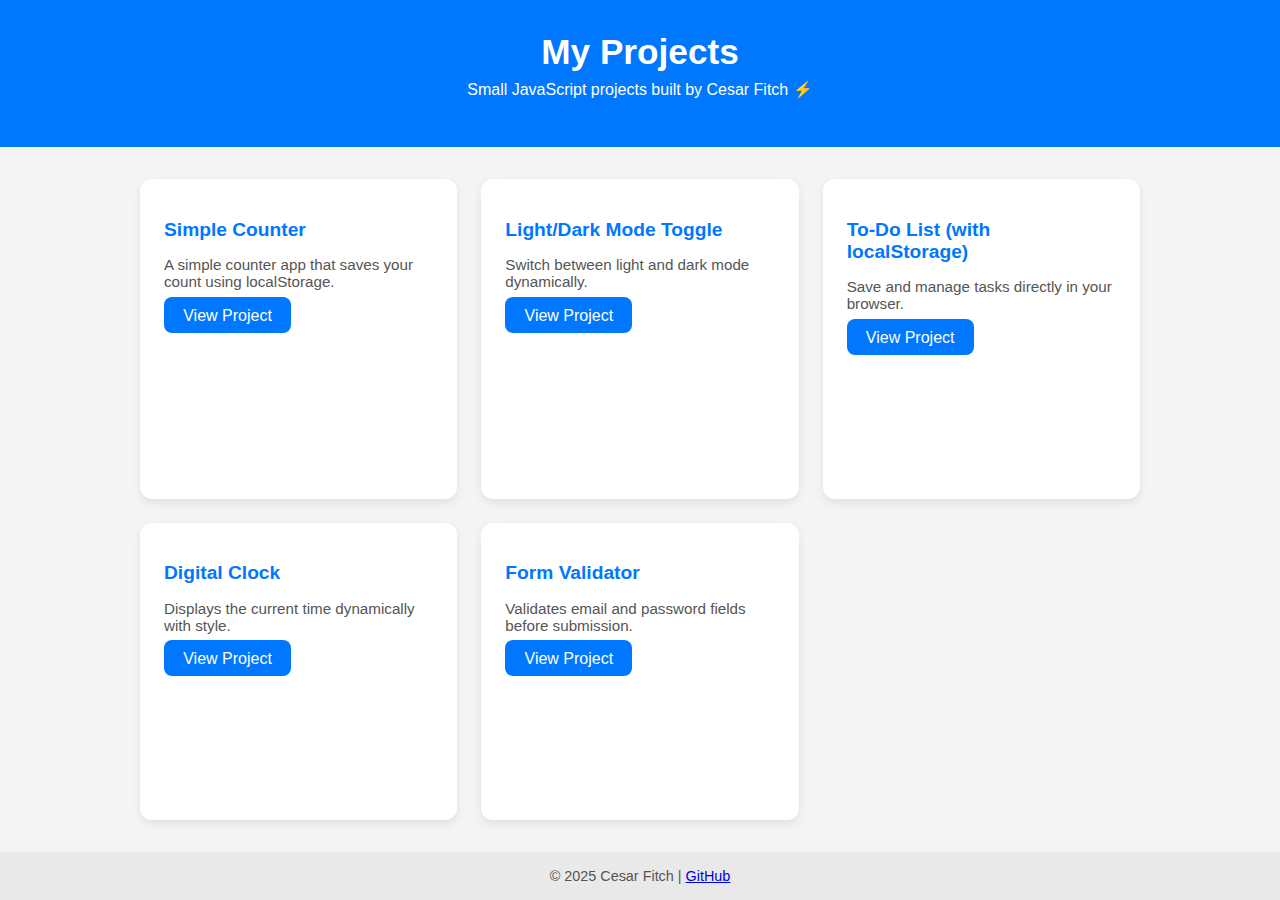
<file: index.html>
<!DOCTYPE html>
<html lang="en">
<head>
  <meta charset="UTF-8" />
  <meta name="viewport" content="width=device-width, initial-scale=1.0" />
  <title>Cesar Fitch | Projects Showcase</title>
  <style>
    :root {
      --bg: #f4f4f4;
      --text: #222;
      --accent: #0077ff;
      --card-bg: white;
    }

    body {
      margin: 0;
      font-family: 'Segoe UI', sans-serif;
      background: var(--bg);
      color: var(--text);
      display: flex;
      flex-direction: column;
      min-height: 100vh;
    }

    header {
      background: var(--accent);
      color: white;
      text-align: center;
      padding: 2rem 1rem;
    }

    header h1 {
      margin: 0;
      font-size: 2.2rem;
    }

    header p {
      margin-top: 0.5rem;
      font-size: 1rem;
    }

    main {
      flex: 1;
      display: grid;
      grid-template-columns: repeat(auto-fit, minmax(250px, 1fr));
      gap: 1.5rem;
      padding: 2rem;
      max-width: 1000px;
      margin: 0 auto;
    }

    .project {
      background: var(--card-bg);
      padding: 1.5rem;
      border-radius: 12px;
      box-shadow: 0 4px 8px rgba(0,0,0,0.08);
      transition: transform 0.2s ease, box-shadow 0.2s ease;
    }

    .project:hover {
      transform: translateY(-5px);
      box-shadow: 0 8px 14px rgba(0,0,0,0.1);
    }

    .project h2 {
      font-size: 1.2rem;
      margin-bottom: 0.5rem;
      color: var(--accent);
    }

    .project p {
      font-size: 0.95rem;
      color: #555;
      margin-bottom: 1rem;
    }

    .project a {
      text-decoration: none;
      color: white;
      background: var(--accent);
      padding: 0.6rem 1.2rem;
      border-radius: 8px;
      transition: background 0.2s ease;
    }

    .project a:hover {
      background: #005bcc;
    }

    footer {
      text-align: center;
      padding: 1rem;
      background: #e9e9e9;
      font-size: 0.9rem;
      color: #555;
    }
  </style>
</head>
<body>
  <header>
    <h1>My Projects</h1>
    <p>Small JavaScript projects built by Cesar Fitch ⚡</p>
  </header>

  <main>
    <div class="project">
      <h2>Simple Counter</h2>
      <p>A simple counter app that saves your count using localStorage.</p>
      <a href="p1-simple-counter/index.html" target="_blank">View Project</a>
    </div>

    <div class="project">
      <h2>Light/Dark Mode Toggle</h2>
      <p>Switch between light and dark mode dynamically.</p>
      <a href="p2-light-dark-mode-toggle/index.html" target="_blank">View Project</a>
    </div>

    <div class="project">
      <h2>To-Do List (with localStorage)</h2>
      <p>Save and manage tasks directly in your browser.</p>
      <a href="p3-to-do-list-with-localStorage/index.html" target="_blank">View Project</a>
    </div>

    <div class="project">
      <h2>Digital Clock</h2>
      <p>Displays the current time dynamically with style.</p>
      <a href="p4-digital-clock/index.html" target="_blank">View Project</a>
    </div>

    <div class="project">
      <h2>Form Validator</h2>
      <p>Validates email and password fields before submission.</p>
      <a href="p5-form-validator/index.html" target="_blank">View Project</a>
    </div>
  </main>

  <footer>
    © 2025 Cesar Fitch | <a href="https://github.com/YOUR_USERNAME" target="_blank">GitHub</a>
  </footer>
</body>
</html>
</file>
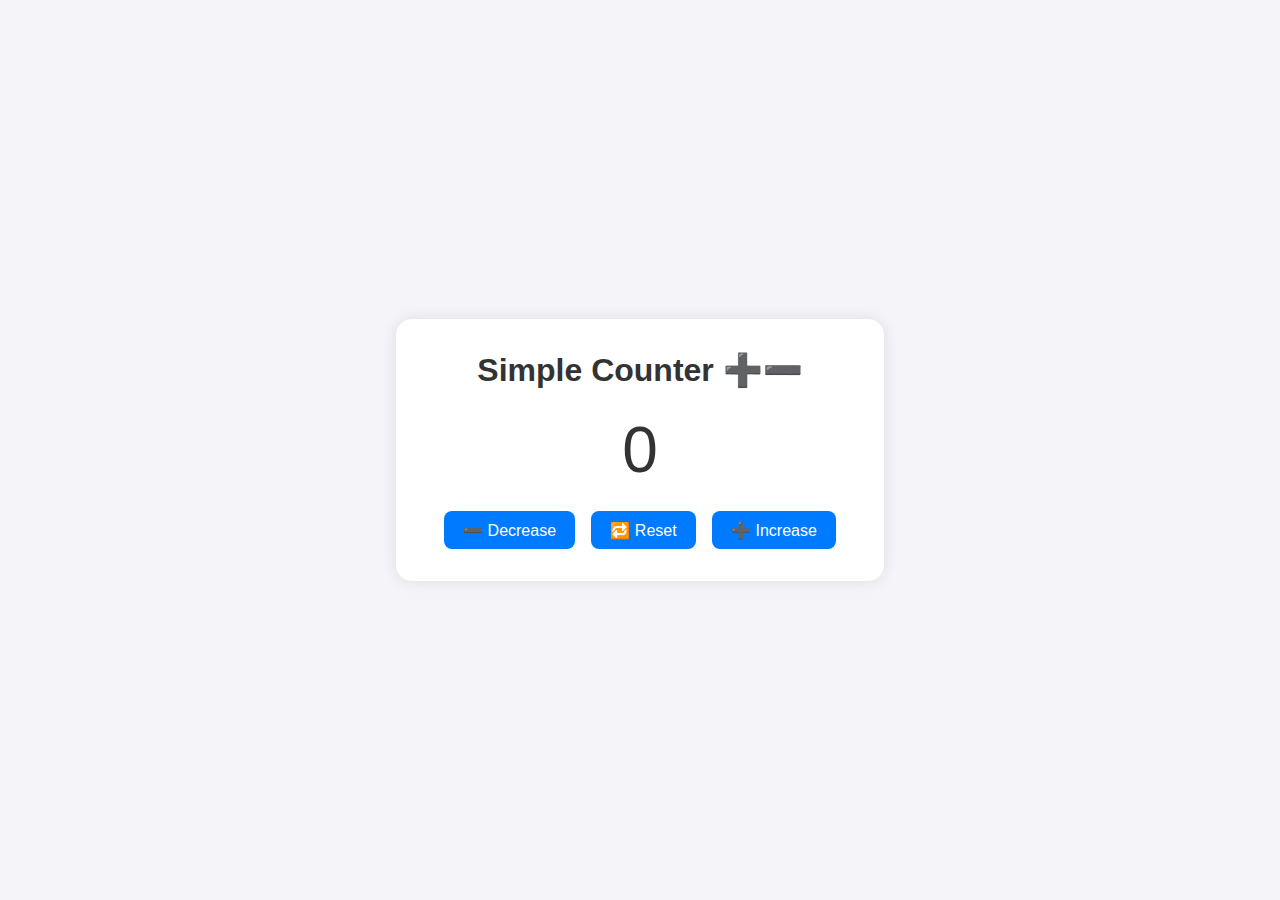
<file: p1-simple-counter/index.html>
<!DOCTYPE html>
<html lang="en">
<head>
  <meta charset="UTF-8" />
  <meta name="viewport" content="width=device-width, initial-scale=1.0" />
  <title>Simple Counter ➕➖</title>
  <link rel="stylesheet" href="style.css" />
</head>
<body>
  <main class="container">
    <h1>Simple Counter ➕➖</h1>
    <div id="counter">0</div>
    <div class="btn-container">
      <button id="decrease">➖ Decrease</button>
      <button id="reset">🔁 Reset</button>
      <button id="increase">➕ Increase</button>
    </div>
  </main>
  <script src="script.js"></script>
</body>
</html>
</file>
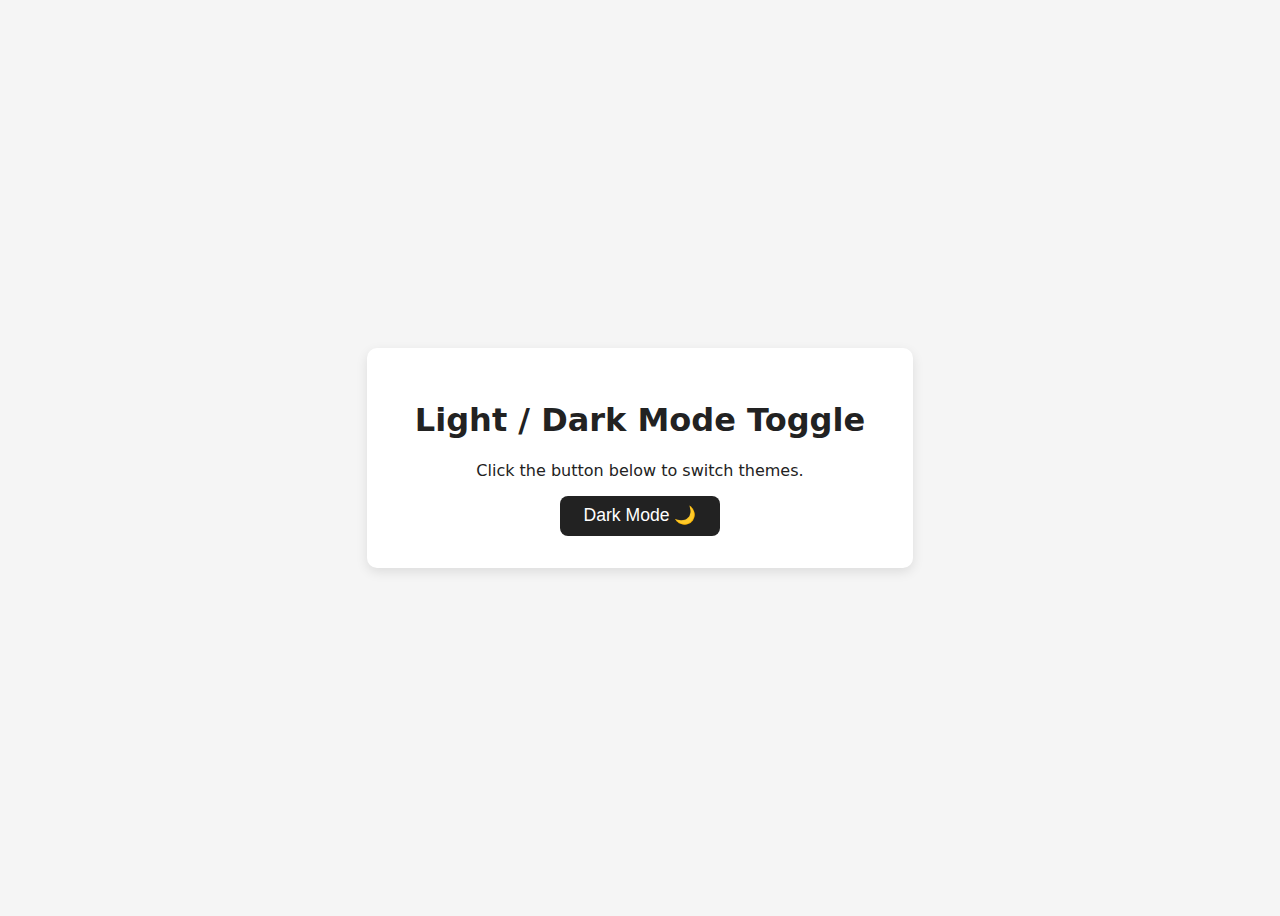
<file: p2-light-dark-mode-toggle/index.html>
<!DOCTYPE html>
<html lang="en">
<head>
  <meta charset="UTF-8" />
  <meta name="viewport" content="width=device-width, initial-scale=1.0" />
  <title>Light / Dark Mode Toggle 🌞🌙</title>
  <link rel="stylesheet" href="style.css" />
</head>
<body>
  <main> 
    <h1>Light / Dark Mode Toggle</h1>
    <p>Click the button below to switch themes.</p>
    <button id="toggleTheme">Dark Mode 🌙</button>
  </main>

  <script src="script.js"></script>
</body>
</html>
</file>
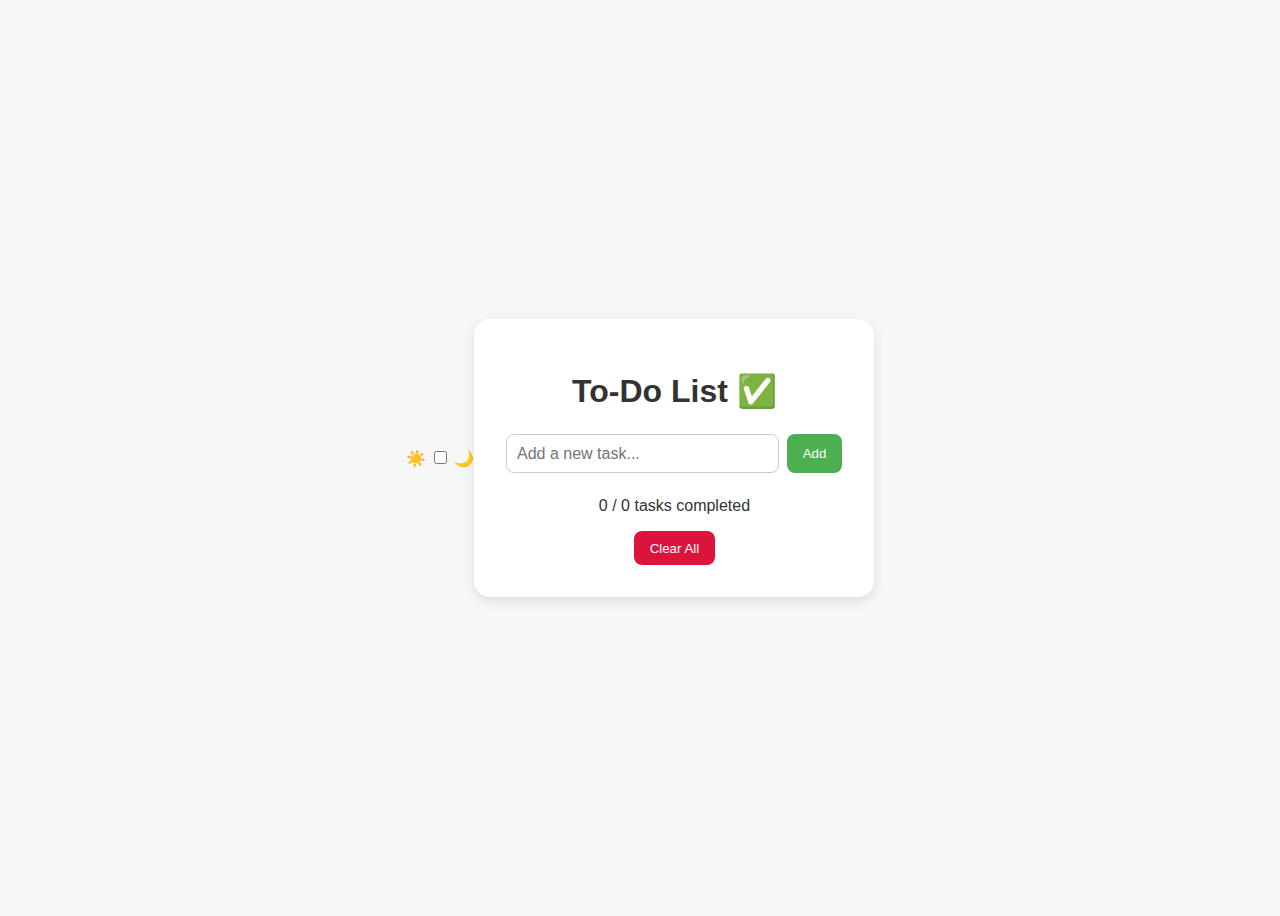
<file: p3-to-do-list-with-localStorage/index.html>
<!DOCTYPE html>
<html lang="en">
<head>
  <meta charset="UTF-8" />
  <meta name="viewport" content="width=device-width, initial-scale=1.0" />
  <title>To-Do List ✅</title>
  <link rel="stylesheet" href="style.css" />
</head>
<body>
  <div class="theme-switch">
    <span class="icon sun">☀️</span>
    <input type="checkbox" id="darkModeToggle" />
    <label for="darkModeToggle" class="switch"></label>

    <span class="icon moon">🌙</span>
  </div>

  <div class="container">
    <h1>To-Do List ✅</h1>
    <div class="input-area">
      <input type="text" id="taskInput" placeholder="Add a new task..." />
      <button id="addTask">Add</button>
    </div>

    <ul id="taskList"></ul>
    <div class="task-summary">
    <span id="completedCount">0</span> /
    <span id="totalCount">0</span> tasks completed
  </div>

    <button id="clearAll" class="clear-btn">Clear All</button>
  </div>

  <script src="script.js"></script>
</body>
</html>
</file>
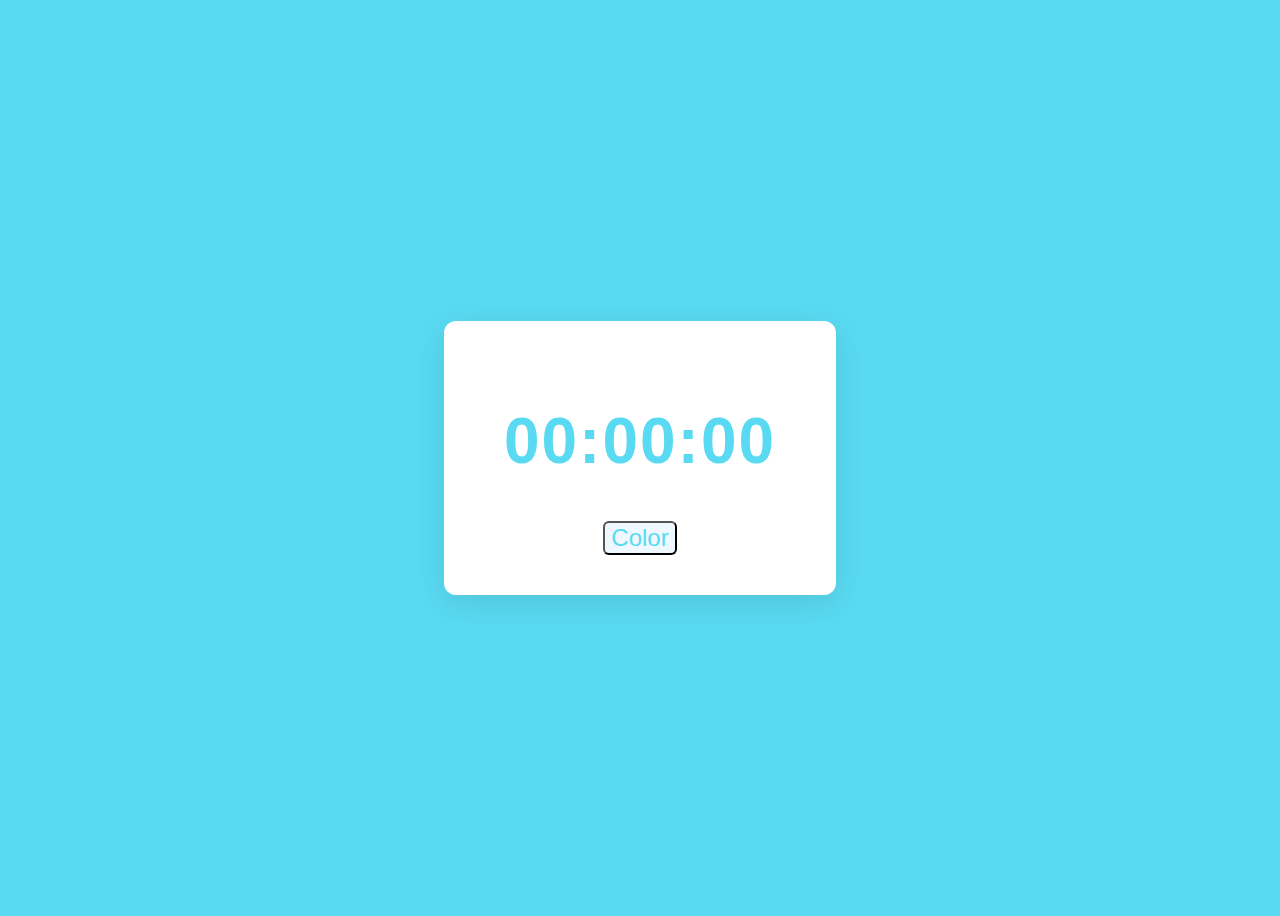
<file: p4-digital-clock/index.html>
<!DOCTYPE html>
<html lang="en">
<head>
  <meta charset="UTF-8" />
  <meta name="viewport" content="width=device-width, initial-scale=1.0" />
  <title>Digital Clock</title>
  <link rel="stylesheet" href="style.css">
</head>
<body>
  <div class="clock-container">
    <h1 id="clock">00:00:00</h1>
    <button id="colorBtn" class="color-btn">Color</button>
  </div>

  <script src="script.js"></script>
</body>
</html>
</file>
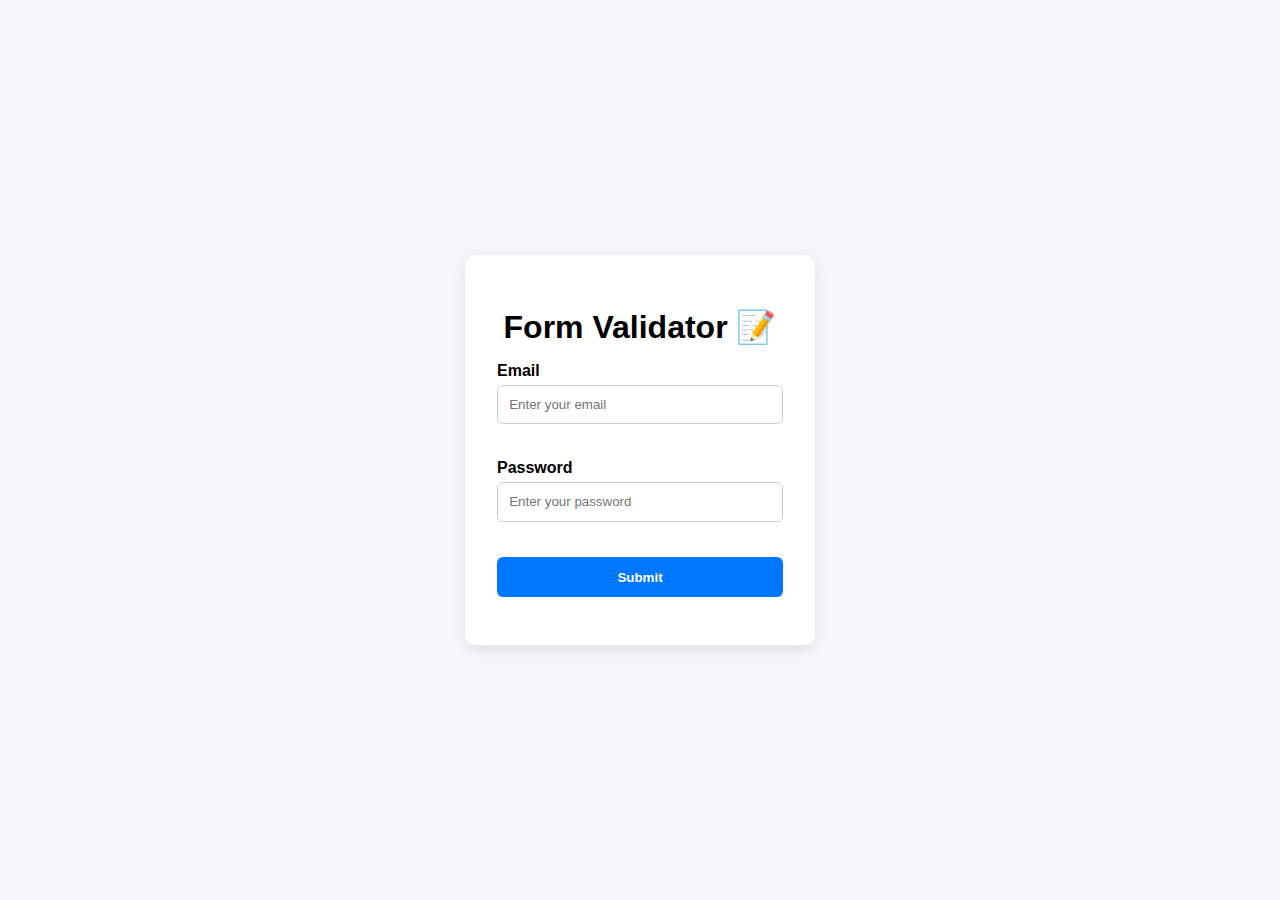
<file: p5-form-validator/index.html>
<!DOCTYPE html>
<html lang="en">
<head>
  <meta charset="UTF-8" />
  <meta name="viewport" content="width=device-width, initial-scale=1.0" />
  <title>Form Validator 📝</title>
  <link rel="stylesheet" href="style.css" />
</head>
<body>
  <div class="container">
    <h1>Form Validator 📝</h1>
    <form id="form">
      <div class="input-group">
        <label for="email">Email</label>
        <input type="text" id="email" placeholder="Enter your email" autocomplete="email"/>
        <small id="eSmall" class="error-msg"></small>
      </div>
                  
      <div class="input-group">
        <label for="password">Password</label>
        <input type="password" id="password" placeholder="Enter your password" autocomplete="current-password"/>
        <small id="pSmall" class="error-msg"></small>
      </div>

      <button type="submit" id="submitBtn">Submit</button>
      <p id="successMsg"></p>
    </form>
  </div>

  <script src="script.js"></script>
</body>
</html>
</file>
<file: p1-simple-counter/style.css>
* {
  margin: 0;
  padding: 0;
  box-sizing: border-box;
  font-family: "Poppins", sans-serif;
}

body {
  background: #f4f4f9;
  color: #333;
  display: flex;
  justify-content: center;
  align-items: center;
  height: 100vh;
}

.container {
  text-align: center;
  background: white;
  padding: 2rem 3rem;
  border-radius: 1rem;
  box-shadow: 0 0 15px rgba(0,0,0,0.1);
}

h1 {
  margin-bottom: 1.5rem;
}

#counter {
  font-size: 4rem;
  margin-bottom: 1.5rem;
  transition: color 0.3s ease;
}

.btn-container {
  display: flex;
  gap: 1rem;
  justify-content: center;
}

button {
  background-color: #007bff;
  border: none;
  color: white;
  padding: 0.6rem 1.2rem;
  font-size: 1rem;
  border-radius: 0.5rem;
  cursor: pointer;
  transition: background 0.3s;
}

button:hover {
  background-color: #0056b3;
}
</file>
<file: p2-light-dark-mode-toggle/style.css>
/* Default Light Theme */
body {
  background-color: rgb(245, 245, 245);
  color: #222;
  font-family: system-ui, sans-serif;
  display: flex;
  justify-content: center;
  align-items: center;
  height: 100vh;
  transition: background-color 0.3s, color 0.3s;
}

main {
  text-align: center;
  background: white;
  padding: 2rem 3rem;
  border-radius: 10px;
  box-shadow: 0 4px 12px rgba(0, 0, 0, 0.1);
}

button {
  padding: 0.6rem 1.5rem;
  font-size: 1.1rem;
  border: none;
  border-radius: 8px;
  cursor: pointer;
  background-color: #222;
  color: #fff;
  transition: background-color 0.3s, transform 0.2s;
}

button:hover {
  background-color: #444;
  transform: scale(1.05);
}

/* Dark Mode Theme */
.dark-mode {
  background-color: #121212;
  color: #f5f5f5;
}

.dark-mode main {
  background-color: #1f1f1f;
}

.dark-mode button {
  background-color: #f5f5f5;
  color: #121212;
}

.dark-mode button:hover {
  background-color: #ddd;
}
</file>
<file: p3-to-do-list-with-localStorage/style.css>
* {
  box-sizing: border-box;
}

body {
  font-family: 'Poppins', sans-serif;
  background: #f7f7f7;
  color: #333;
  display: flex;
  justify-content: center;
  align-items: center;
  height: 100vh;
}

.container {
  background: white;
  padding: 2rem;
  border-radius: 1rem;
  box-shadow: 0 4px 12px rgba(0,0,0,0.1);
  width: 100%;
  max-width: 400px;
  text-align: center;
}

h1 {
  margin-bottom: 1.5rem;
}

.input-area {
  display: flex;
  gap: 0.5rem;
  margin-bottom: 1.5rem;
}

input {
  flex: 1;
  padding: 0.6rem;
  border: 1px solid #ccc;
  border-radius: 0.5rem;
  font-size: 1rem;
}

button {
  padding: 0.6rem 1rem;
  border: none;
  border-radius: 0.5rem;
  background: #4CAF50;
  color: white;
  cursor: pointer;
  transition: background 0.2s;
}

button:hover {
  background: #43a047;
}

ul {
  list-style: none;
  padding: 0;
  margin: 0;
}

li {
  display: flex;
  justify-content: space-between;
  align-items: center;
  background: #f0f0f0;
  padding: 0.6rem;
  border-radius: 0.5rem;
  margin-bottom: 0.5rem;
  transition: background 0.2s;
}

.completed {
  text-decoration: line-through;
  color: gray;
}

.delete-btn {
  background: transparent;
  color: crimson;
  font-size: 0.8rem;
  border: none;
  cursor: pointer;
}

.clear-btn {
  margin-top: 1rem;
  background: crimson;
}
</file>
<file: p4-digital-clock/style.css>
/* ====== GENERAL STYLES ====== */
body {
  background-color: #f4f4f4;
  color: #333;
  font-family: "Poppins", sans-serif;
  height: 100vh;
  display: flex;
  justify-content: center;
  align-items: center;
}

/* ====== CLOCK CONTAINER ====== */
.clock-container {
  background-color: white;
  padding: 40px 60px;
  border-radius: 12px;
  box-shadow: 0 8px 30px rgba(0, 0, 0, 0.1);
  text-align: center;
}

#clock {
  font-size: 4rem;
  letter-spacing: 2px;
  font-weight: 600;
}

.color-btn {
  font-size: 1.5rem;
  background-color: aliceblue;
  color:#333;
  border-radius: 6px;
}
</file>
<file: p5-form-validator/style.css>
* {
  box-sizing: border-box;
}

body {
  font-family: 'Poppins', sans-serif;
  background: #f5f7fa;
  display: flex;
  justify-content: center;
  align-items: center;
  height: 100vh;
  margin: 0;
}

.container {
  background: white;
  padding: 2rem;
  border-radius: 10px;
  box-shadow: 0 4px 15px rgba(0, 0, 0, 0.1);
  width: 350px;
}

h1 {
  text-align: center;
  margin-bottom: 1rem;
}

.input-group {
  margin-bottom: 1.2rem;
  display: flex;
  flex-direction: column;
}

label {
  margin-bottom: 0.3rem;
  font-weight: 600;
}

input {
  padding: 0.7rem;
  border: 1px solid #ccc;
  border-radius: 6px;
  outline: none;
  transition: border-color 0.3s;
}

input:focus {
  border-color: #0077ff;
}

button {
  width: 100%;
  padding: 0.8rem;
  border: none;
  background: #0077ff;
  color: white;
  border-radius: 6px;
  cursor: pointer;
  font-weight: 600;
  transition: background 0.3s;
}

button:hover {
  background: #005ec2;
}

.error {
  border-color: #e74c3c !important;
}

.error-msg {
  color: #e74c3c;
  font-size: 0.9rem;
  height: 1rem;
}

.success {
  border-color: #2ecc71 !important;
}

#successMsg {
  color: #2ecc71;
  text-align: center;
  margin-top: 1rem;
  font-weight: 600;
}
</file>
